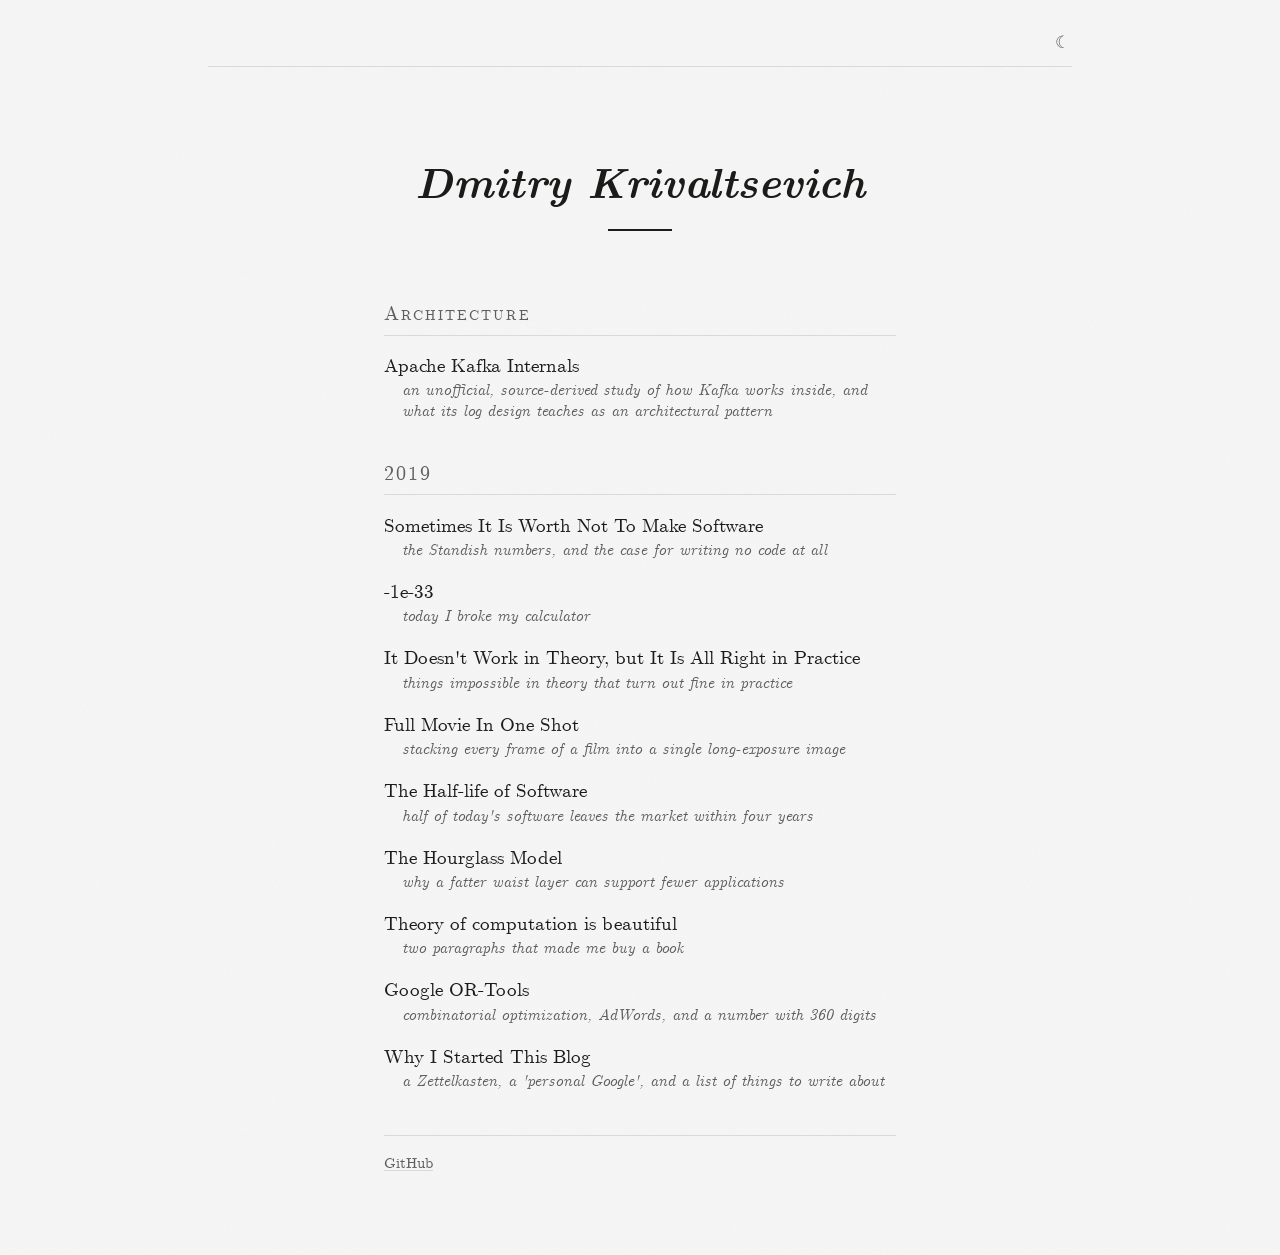
<file: index.html>
<!DOCTYPE html>
<html lang="en" data-theme="light">
<head>
<meta charset="utf-8">
<meta name="viewport" content="width=device-width, initial-scale=1">
<title>Dmitry Krivaltsevich</title>
<link rel="preload" as="font" type="font/woff" href="/assets/fonts/cmunrm.woff" crossorigin>
<link rel="stylesheet" href="/assets/theme.css">
<script defer src="/assets/app.js"></script>
</head>
<body>
<div class="page">
<header class="masthead">
  <div class="brand"></div>
  <button id="theme-toggle" aria-label="Switch to dark mode">☾</button>
</header>
<section class="hero">
  <h1>Dmitry Krivaltsevich</h1>
  <div class="rule"></div>
</section>
<div class="wall">
<div class="year-sep">Architecture</div>
<ul class="writings">
  <li><a class="t" href="/kafka-internals/">Apache Kafka Internals</a><span class="g">an unofficial, source-derived study of how Kafka works inside, and what its log design teaches as an architectural pattern</span></li>
</ul>
<div class="year-sep">2019</div>
<ul class="writings">
  <li><a class="t" href="/sometimes-it-is-worth-not-to-make-software/">Sometimes It Is Worth Not To Make Software</a><span class="g">the Standish numbers, and the case for writing no code at all</span></li>
  <li><a class="t" href="/-1e-33/">-1e-33</a><span class="g">today I broke my calculator</span></li>
  <li><a class="t" href="/theory-vs-practice/">It Doesn't Work in Theory, but It Is All Right in Practice</a><span class="g">things impossible in theory that turn out fine in practice</span></li>
  <li><a class="t" href="/full-movie-in-one-shot/">Full Movie In One Shot</a><span class="g">stacking every frame of a film into a single long-exposure image</span></li>
  <li><a class="t" href="/the-half-life-of-software/">The Half-life of Software</a><span class="g">half of today's software leaves the market within four years</span></li>
  <li><a class="t" href="/the-hourglass-model/">The Hourglass Model</a><span class="g">why a fatter waist layer can support fewer applications</span></li>
  <li><a class="t" href="/theory-of-computation-is-beautiful/">Theory of computation is beautiful</a><span class="g">two paragraphs that made me buy a book</span></li>
  <li><a class="t" href="/google-or-tools/">Google OR-Tools</a><span class="g">combinatorial optimization, AdWords, and a number with 360 digits</span></li>
  <li><a class="t" href="/why-i-started-this-blog/">Why I Started This Blog</a><span class="g">a Zettelkasten, a 'personal Google', and a list of things to write about</span></li>
</ul>
</div>
<footer class="home-foot"><a href="https://github.com/dmitrykrivaltsevich">GitHub</a></footer>
</div>
</body>
</html>
</file>
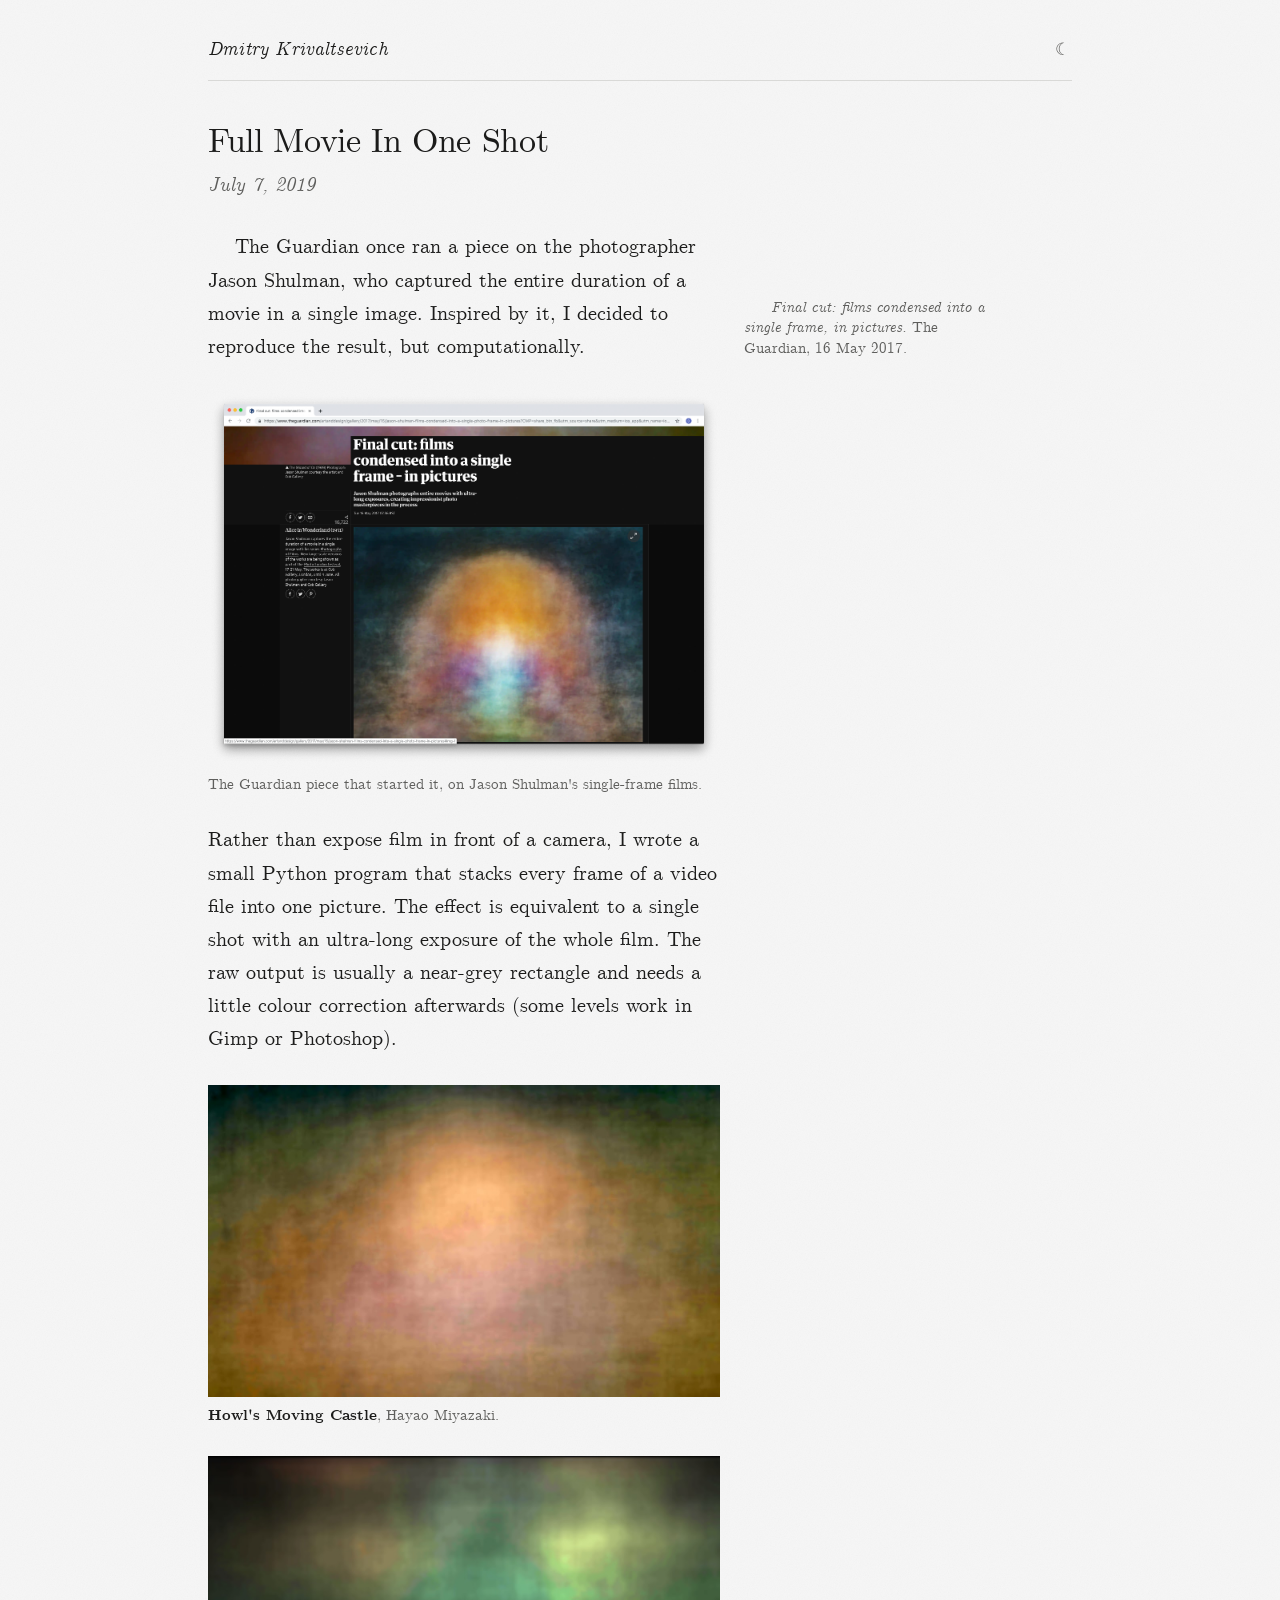
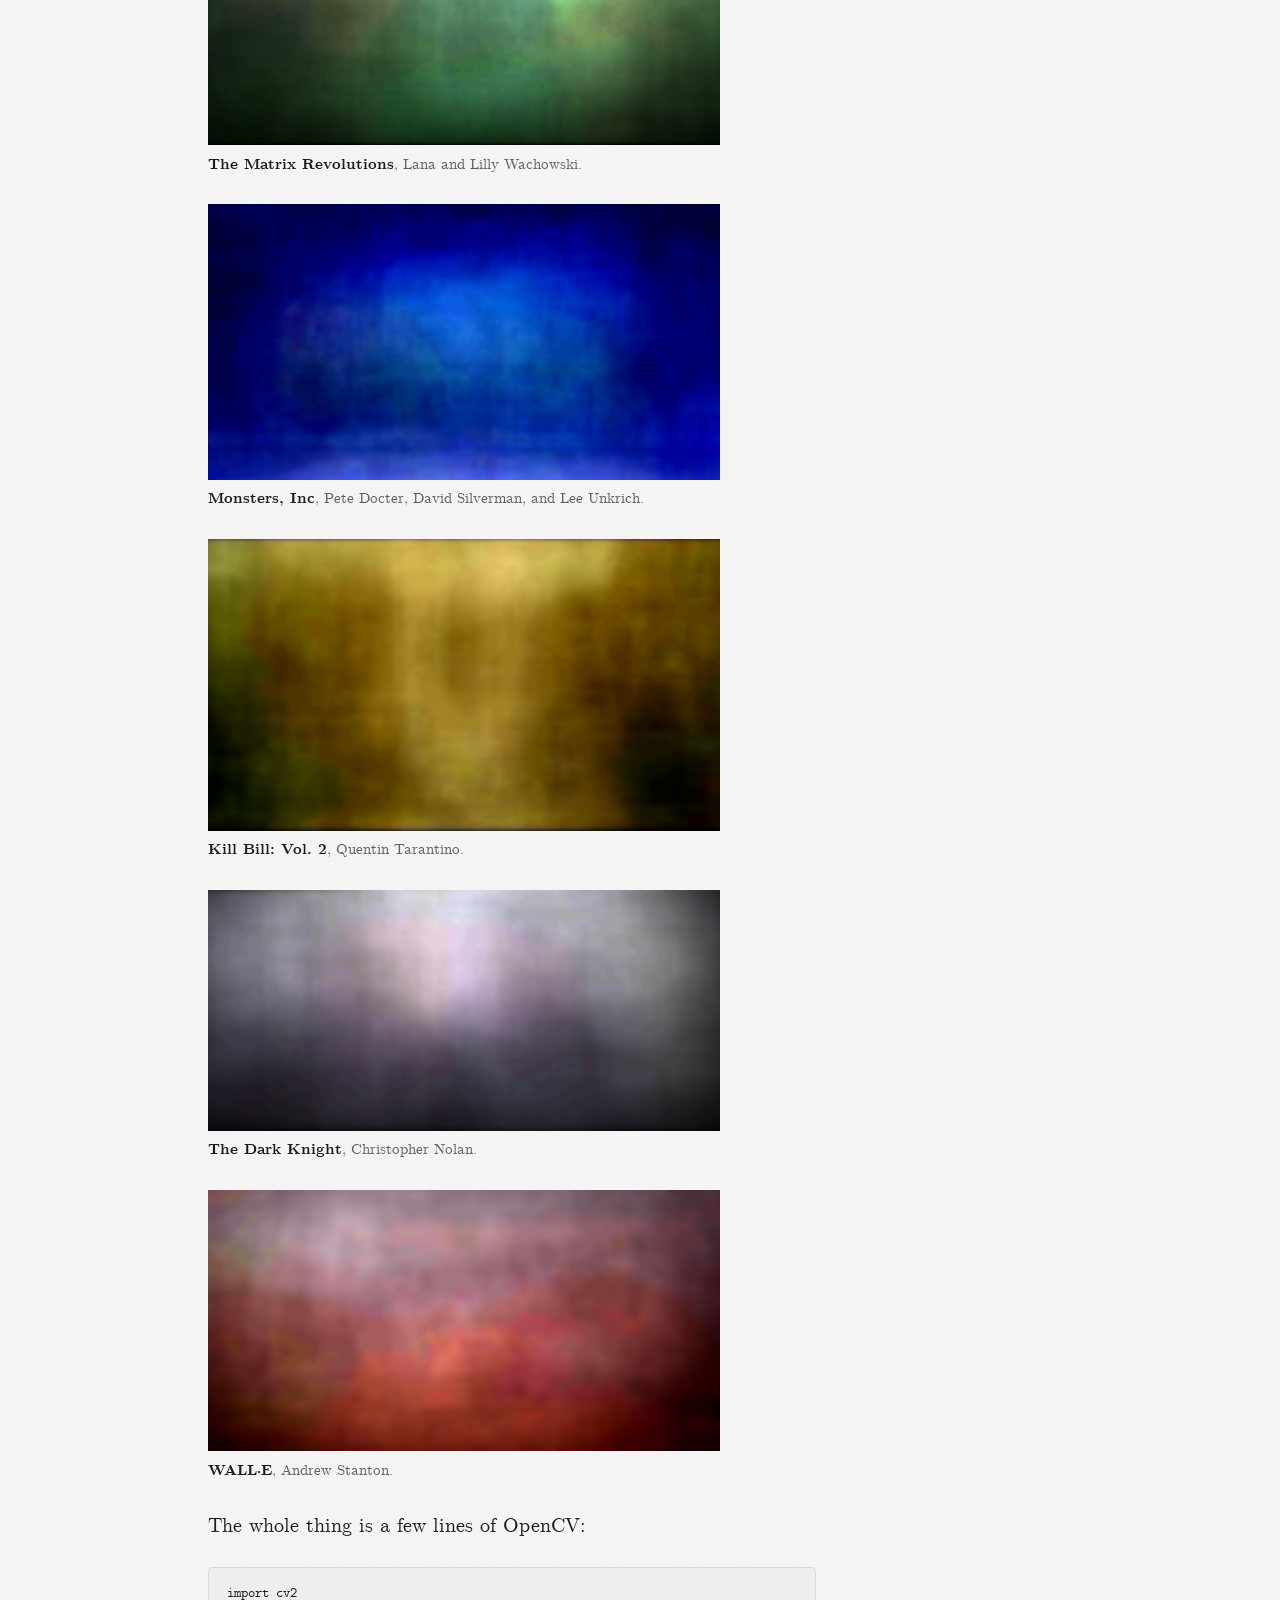
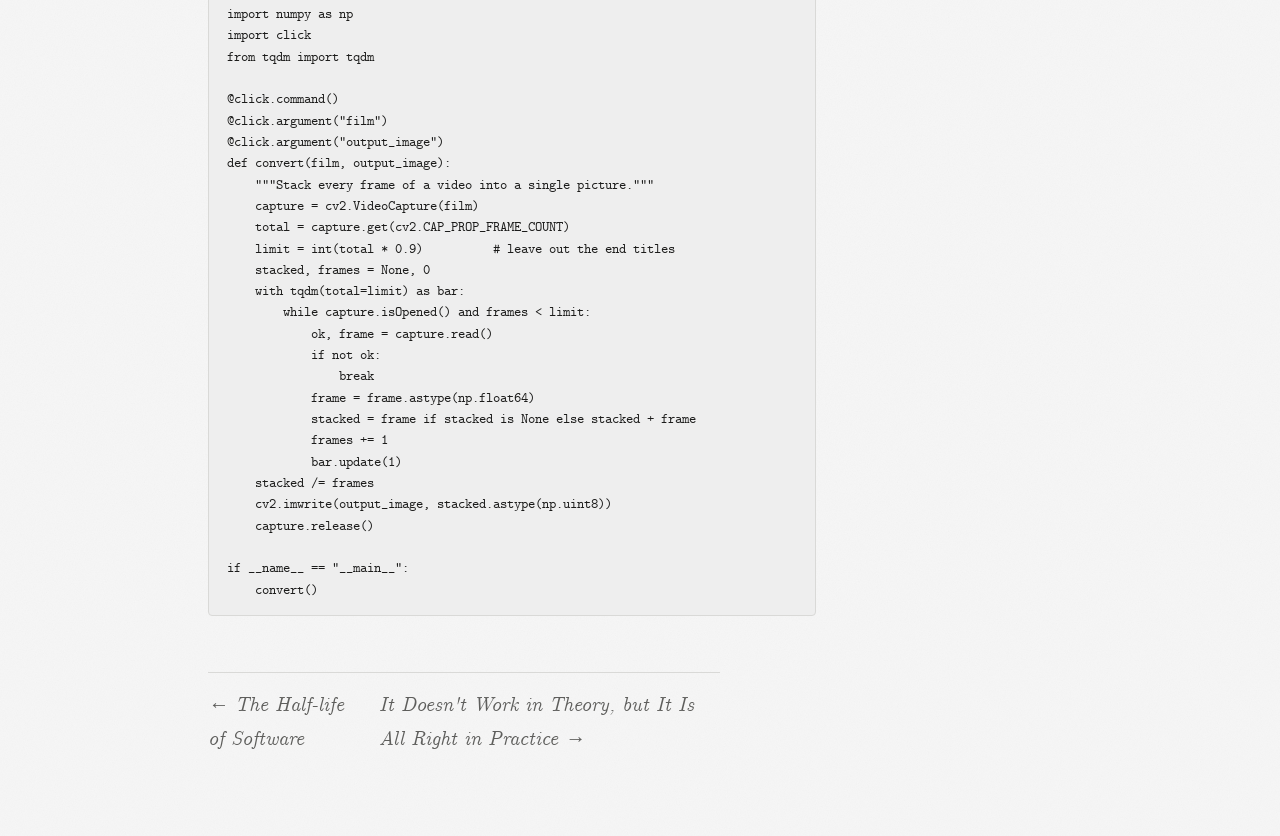
<file: full-movie-in-one-shot/index.html>
<!DOCTYPE html>
<html lang="en" data-theme="light">
<head>
<meta charset="utf-8">
<meta name="viewport" content="width=device-width, initial-scale=1">
<title>Full Movie In One Shot · Dmitry Krivaltsevich</title>
<meta name="description" content="stacking every frame of a film into a single long-exposure image">
<link rel="preload" as="font" type="font/woff" href="/assets/fonts/cmunrm.woff" crossorigin>
<link rel="stylesheet" href="/assets/theme.css">
<script defer src="/assets/app.js"></script>
</head>
<body>
<div class="page">
<header class="masthead">
  <div class="brand"><a href="/">Dmitry Krivaltsevich</a></div>
  <button id="theme-toggle" aria-label="Switch to dark mode">☾</button>
</header>
<article>
<h1>Full Movie In One Shot</h1>
<p class="post-meta">July 7, 2019</p>
<p>The Guardian once ran a piece on the photographer Jason Shulman, who captured the entire duration of a movie in a single image.<span class="sidenote"><em>Final cut: films condensed into a single frame, in pictures.</em> The Guardian, 16 May 2017.</span> Inspired by it, I decided to reproduce the result, but computationally.</p>
<figure>
  <img src="/assets/img/full-movie-guardian.png" alt="The Guardian gallery: Final cut, films condensed into a single frame.">
  <figcaption>The Guardian piece that started it, on Jason Shulman's single-frame films.</figcaption>
</figure>

<p>Rather than expose film in front of a camera, I wrote a small Python program that stacks every frame of a video file into one picture. The effect is equivalent to a single shot with an ultra-long exposure of the whole film. The raw output is usually a near-grey rectangle and needs a little colour correction afterwards (some levels work in Gimp or Photoshop).</p>
<figure>
  <img src="/assets/img/full-movie-howls.jpg" alt="Howl's Moving Castle, every frame stacked into one image.">
  <figcaption><strong>Howl's Moving Castle</strong>, Hayao Miyazaki.</figcaption>
</figure>

<figure>
  <img src="/assets/img/full-movie-matrix.jpg" alt="The Matrix Revolutions, every frame stacked into one image.">
  <figcaption><strong>The Matrix Revolutions</strong>, Lana and Lilly Wachowski.</figcaption>
</figure>

<figure>
  <img src="/assets/img/full-movie-monsters.jpg" alt="Monsters, Inc, every frame stacked into one image.">
  <figcaption><strong>Monsters, Inc</strong>, Pete Docter, David Silverman, and Lee Unkrich.</figcaption>
</figure>

<figure>
  <img src="/assets/img/full-movie-killbill.jpg" alt="Kill Bill: Vol. 2, every frame stacked into one image.">
  <figcaption><strong>Kill Bill: Vol. 2</strong>, Quentin Tarantino.</figcaption>
</figure>

<figure>
  <img src="/assets/img/full-movie-darkknight.jpg" alt="The Dark Knight, every frame stacked into one image.">
  <figcaption><strong>The Dark Knight</strong>, Christopher Nolan.</figcaption>
</figure>

<figure>
  <img src="/assets/img/full-movie-walle.jpg" alt="WALL-E, every frame stacked into one image.">
  <figcaption><strong>WALL·E</strong>, Andrew Stanton.</figcaption>
</figure>

<p>The whole thing is a few lines of OpenCV:</p>
<pre><code class="language-python">import cv2
import numpy as np
import click
from tqdm import tqdm

@click.command()
@click.argument(&quot;film&quot;)
@click.argument(&quot;output_image&quot;)
def convert(film, output_image):
    &quot;&quot;&quot;Stack every frame of a video into a single picture.&quot;&quot;&quot;
    capture = cv2.VideoCapture(film)
    total = capture.get(cv2.CAP_PROP_FRAME_COUNT)
    limit = int(total * 0.9)          # leave out the end titles
    stacked, frames = None, 0
    with tqdm(total=limit) as bar:
        while capture.isOpened() and frames &lt; limit:
            ok, frame = capture.read()
            if not ok:
                break
            frame = frame.astype(np.float64)
            stacked = frame if stacked is None else stacked + frame
            frames += 1
            bar.update(1)
    stacked /= frames
    cv2.imwrite(output_image, stacked.astype(np.uint8))
    capture.release()

if __name__ == &quot;__main__&quot;:
    convert()
</code></pre>

<nav class="page-nav">
  <a class="prev" href="/the-half-life-of-software/">← The Half-life of Software</a>
  <a class="next" href="/theory-vs-practice/">It Doesn't Work in Theory, but It Is All Right in Practice →</a>
</nav>
</article>
</div>
</body>
</html>
</file>
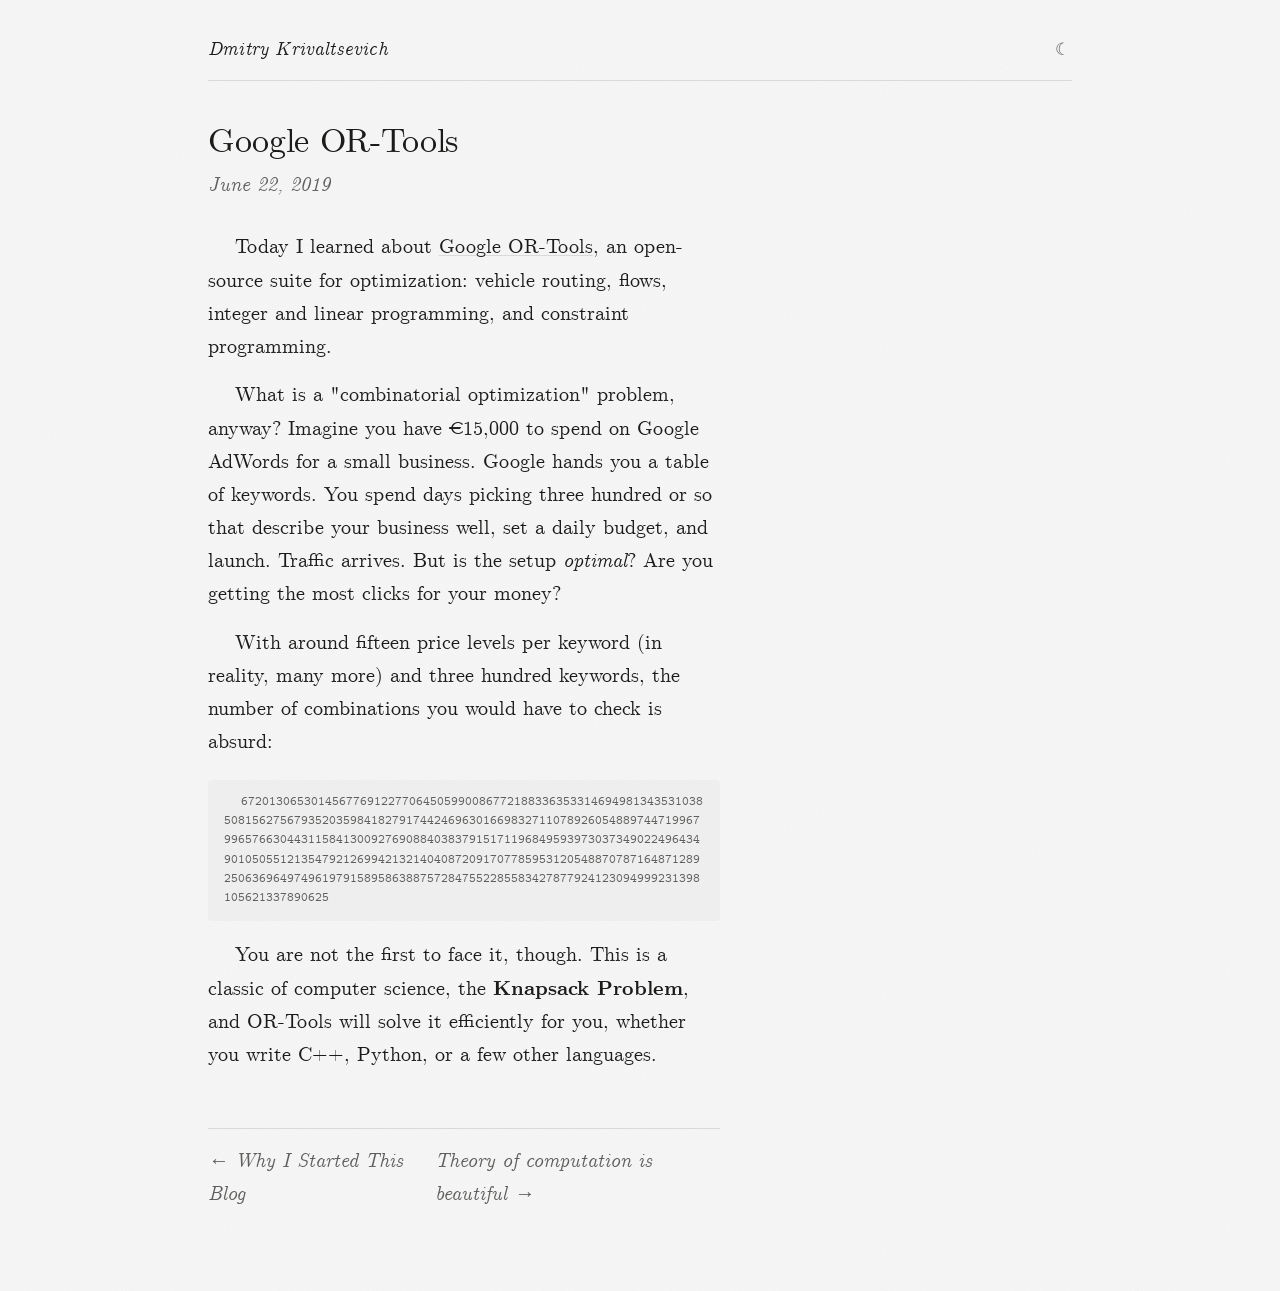
<file: google-or-tools/index.html>
<!DOCTYPE html>
<html lang="en" data-theme="light">
<head>
<meta charset="utf-8">
<meta name="viewport" content="width=device-width, initial-scale=1">
<title>Google OR-Tools · Dmitry Krivaltsevich</title>
<meta name="description" content="combinatorial optimization, AdWords, and a number with 360 digits">
<link rel="preload" as="font" type="font/woff" href="/assets/fonts/cmunrm.woff" crossorigin>
<link rel="stylesheet" href="/assets/theme.css">
<script defer src="/assets/app.js"></script>
</head>
<body>
<div class="page">
<header class="masthead">
  <div class="brand"><a href="/">Dmitry Krivaltsevich</a></div>
  <button id="theme-toggle" aria-label="Switch to dark mode">☾</button>
</header>
<article>
<h1>Google OR-Tools</h1>
<p class="post-meta">June 22, 2019</p>
<p>Today I learned about <a href="https://developers.google.com/optimization">Google OR-Tools</a>, an open-source suite for optimization: vehicle routing, flows, integer and linear programming, and constraint programming.</p>
<p>What is a &quot;combinatorial optimization&quot; problem, anyway? Imagine you have €15,000 to spend on Google AdWords for a small business. Google hands you a table of keywords. You spend days picking three hundred or so that describe your business well, set a daily budget, and launch. Traffic arrives. But is the setup <em>optimal</em>? Are you getting the most clicks for your money?</p>
<p>With around fifteen price levels per keyword (in reality, many more) and three hundred keywords, the number of combinations you would have to check is absurd:</p>
<p class="bignum">[base64]</p>

<p>You are not the first to face it, though. This is a classic of computer science, the <strong>Knapsack Problem</strong>, and OR-Tools will solve it efficiently for you, whether you write C++, Python, or a few other languages.</p>

<nav class="page-nav">
  <a class="prev" href="/why-i-started-this-blog/">← Why I Started This Blog</a>
  <a class="next" href="/theory-of-computation-is-beautiful/">Theory of computation is beautiful →</a>
</nav>
</article>
</div>
</body>
</html>
</file>
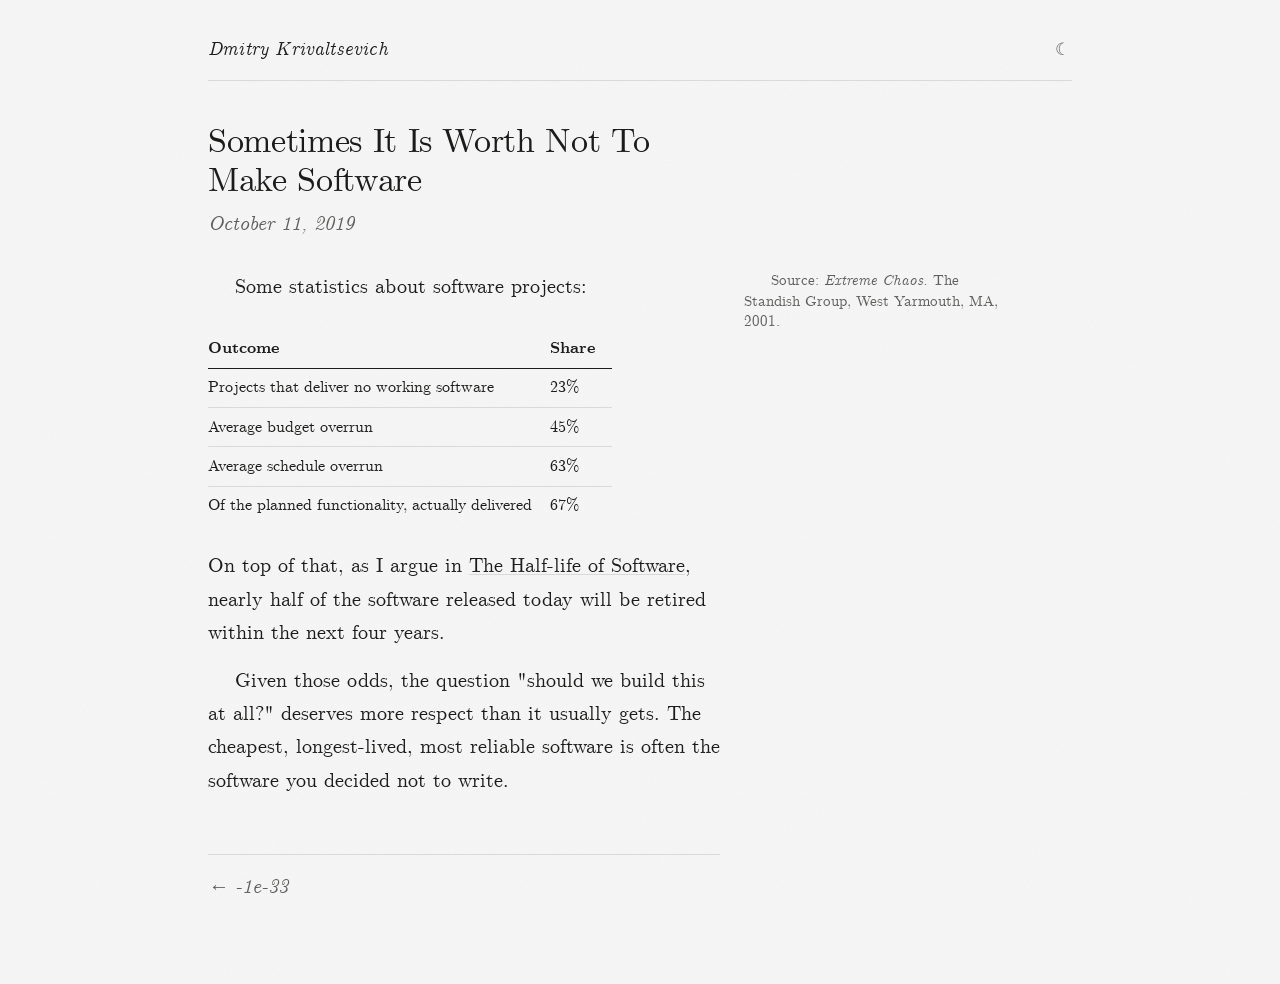
<file: sometimes-it-is-worth-not-to-make-software/index.html>
<!DOCTYPE html>
<html lang="en" data-theme="light">
<head>
<meta charset="utf-8">
<meta name="viewport" content="width=device-width, initial-scale=1">
<title>Sometimes It Is Worth Not To Make Software · Dmitry Krivaltsevich</title>
<meta name="description" content="the Standish numbers, and the case for writing no code at all">
<link rel="preload" as="font" type="font/woff" href="/assets/fonts/cmunrm.woff" crossorigin>
<link rel="stylesheet" href="/assets/theme.css">
<script defer src="/assets/app.js"></script>
</head>
<body>
<div class="page">
<header class="masthead">
  <div class="brand"><a href="/">Dmitry Krivaltsevich</a></div>
  <button id="theme-toggle" aria-label="Switch to dark mode">☾</button>
</header>
<article>
<h1>Sometimes It Is Worth Not To Make Software</h1>
<p class="post-meta">October 11, 2019</p>
<p>Some statistics about software projects:<span class="sidenote">Source: <em>Extreme Chaos.</em> The Standish Group, West Yarmouth, MA, 2001.</span></p>
<table>
<thead>
<tr>
<th>Outcome</th>
<th>Share</th>
</tr>
</thead>
<tbody><tr>
<td>Projects that deliver no working software</td>
<td>23%</td>
</tr>
<tr>
<td>Average budget overrun</td>
<td>45%</td>
</tr>
<tr>
<td>Average schedule overrun</td>
<td>63%</td>
</tr>
<tr>
<td>Of the planned functionality, actually delivered</td>
<td>67%</td>
</tr>
</tbody></table>
<p>On top of that, as I argue in <a href="/the-half-life-of-software/">The Half-life of Software</a>, nearly half of the software released today will be retired within the next four years.</p>
<p>Given those odds, the question &quot;should we build this at all?&quot; deserves more respect than it usually gets. The cheapest, longest-lived, most reliable software is often the software you decided not to write.</p>

<nav class="page-nav">
  <a class="prev" href="/-1e-33/">← -1e-33</a>
  <span></span>
</nav>
</article>
</div>
</body>
</html>
</file>
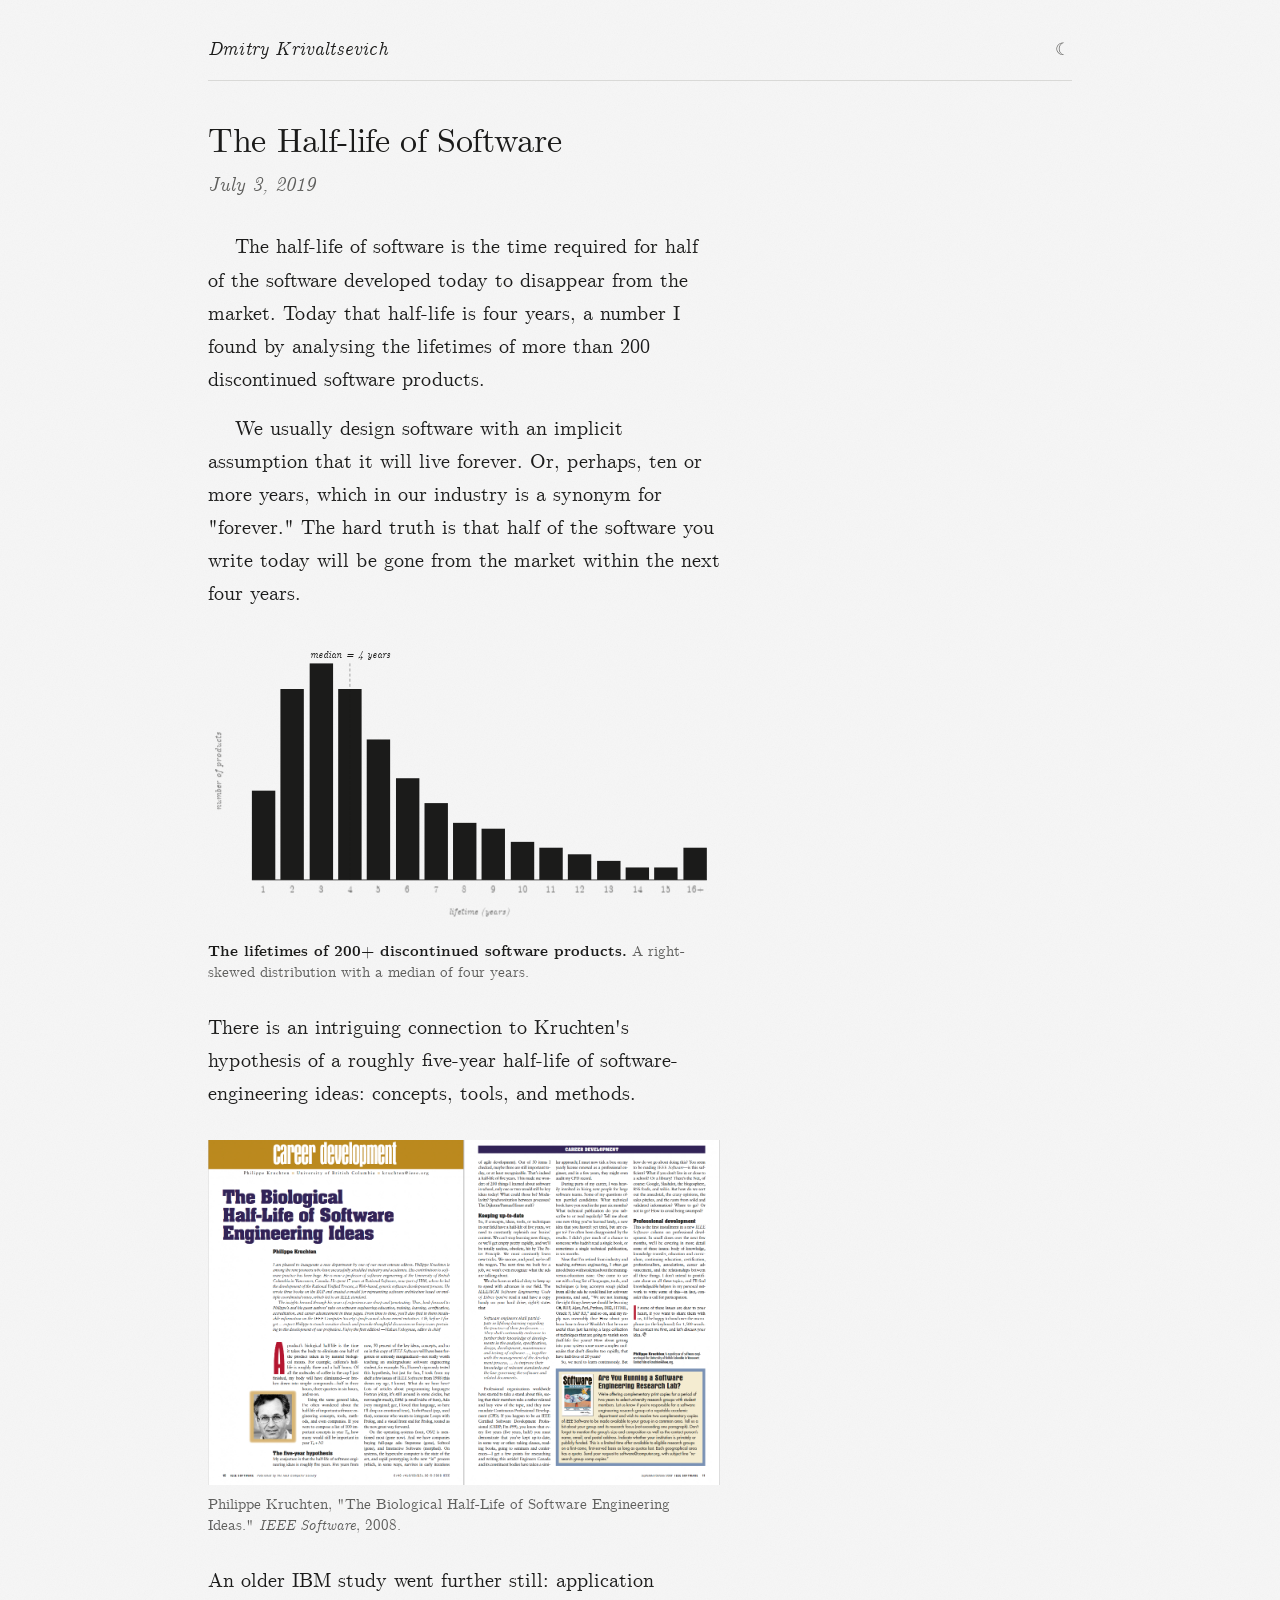
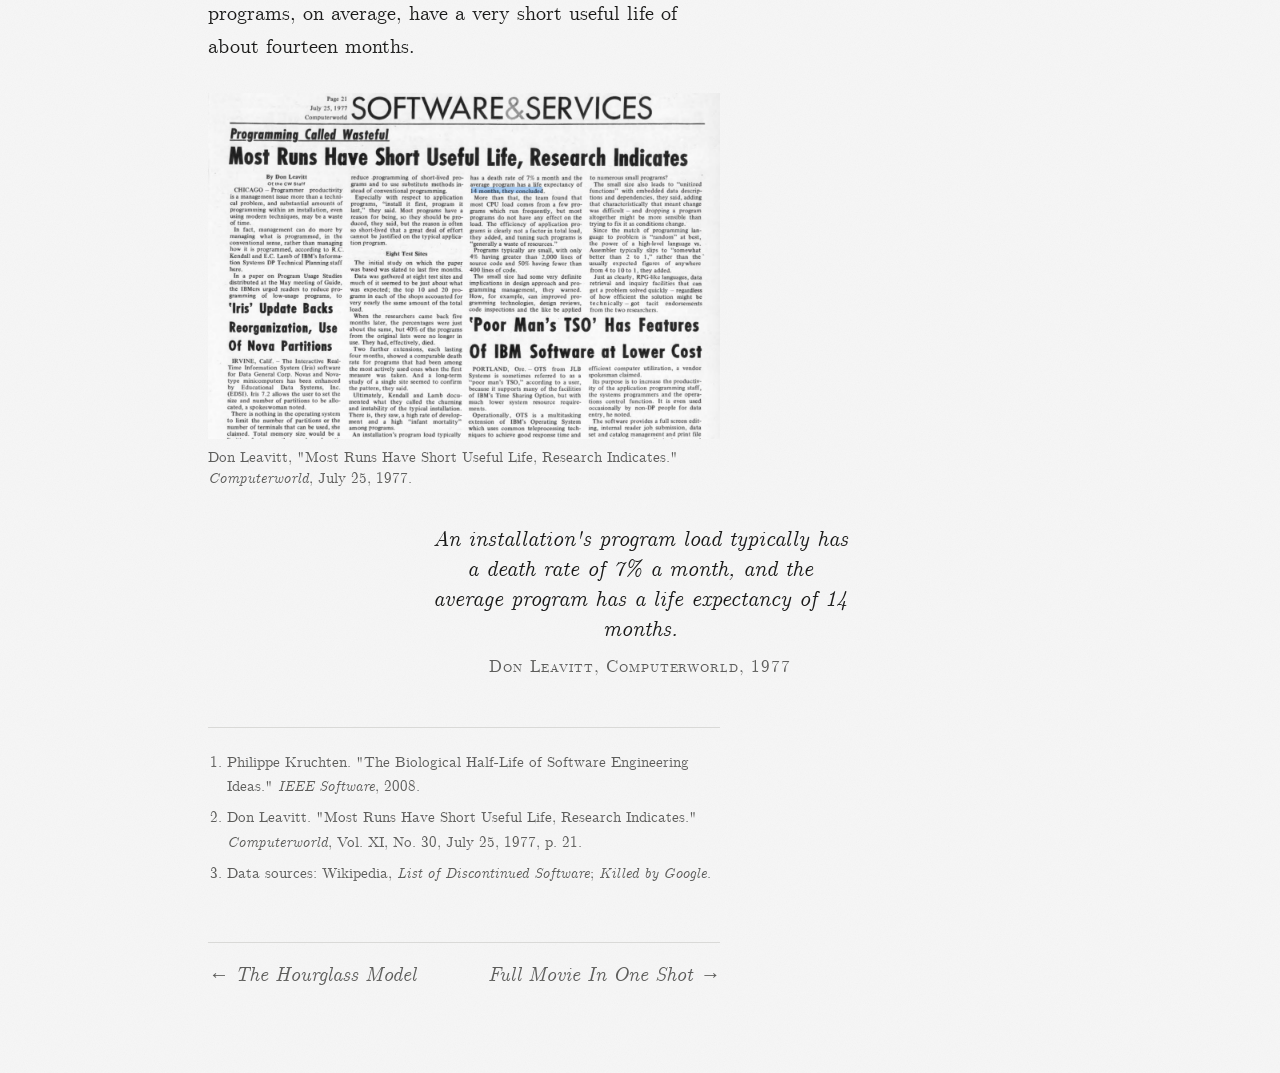
<file: the-half-life-of-software/index.html>
<!DOCTYPE html>
<html lang="en" data-theme="light">
<head>
<meta charset="utf-8">
<meta name="viewport" content="width=device-width, initial-scale=1">
<title>The Half-life of Software · Dmitry Krivaltsevich</title>
<meta name="description" content="half of today's software leaves the market within four years">
<link rel="preload" as="font" type="font/woff" href="/assets/fonts/cmunrm.woff" crossorigin>
<link rel="stylesheet" href="/assets/theme.css">
<script defer src="/assets/app.js"></script>
</head>
<body>
<div class="page">
<header class="masthead">
  <div class="brand"><a href="/">Dmitry Krivaltsevich</a></div>
  <button id="theme-toggle" aria-label="Switch to dark mode">☾</button>
</header>
<article>
<h1>The Half-life of Software</h1>
<p class="post-meta">July 3, 2019</p>
<p>The half-life of software is the time required for half of the software developed today to disappear from the market. Today that half-life is four years, a number I found by analysing the lifetimes of more than 200 discontinued software products.</p>
<p>We usually design software with an implicit assumption that it will live forever. Or, perhaps, ten or more years, which in our industry is a synonym for &quot;forever.&quot; The hard truth is that half of the software you write today will be gone from the market within the next four years.</p>
<figure>
<svg viewBox="0 0 700 384" role="img" aria-label="Histogram of the lifetimes of 200+ discontinued software products: right-skewed, with a median of four years." font-family="'CMU Serif', Georgia, serif" style="max-width:100%;height:auto">
  <g fill="currentColor">
    <rect x="60" y="206" width="32" height="122"/><rect x="99" y="67" width="32" height="261"/><rect x="139" y="32" width="32" height="296"/><rect x="178" y="67" width="32" height="261"/><rect x="217" y="136" width="32" height="192"/><rect x="257" y="189" width="32" height="139"/><rect x="296" y="223" width="32" height="105"/><rect x="335" y="250" width="32" height="78"/><rect x="374" y="258" width="32" height="70"/><rect x="414" y="276" width="32" height="52"/><rect x="453" y="284" width="32" height="44"/><rect x="492" y="293" width="32" height="35"/><rect x="532" y="302" width="32" height="26"/><rect x="571" y="311" width="32" height="17"/><rect x="610" y="311" width="32" height="17"/><rect x="650" y="284" width="32" height="44"/>
  </g>
  <line x1="60" y1="328" x2="682" y2="328" stroke="currentColor"/>
  <line x1="194" y1="32" x2="194" y2="328" stroke="currentColor" stroke-dasharray="4 3" opacity="0.5"/>
  <text x="194" y="24" text-anchor="middle" font-style="italic" font-size="13" fill="currentColor">median = 4 years</text>
  <g fill="currentColor" opacity="0.55" font-size="12">
    <text x="76" y="345" text-anchor="middle">1</text><text x="115" y="345" text-anchor="middle">2</text><text x="155" y="345" text-anchor="middle">3</text><text x="194" y="345" text-anchor="middle">4</text><text x="233" y="345" text-anchor="middle">5</text><text x="273" y="345" text-anchor="middle">6</text><text x="312" y="345" text-anchor="middle">7</text><text x="351" y="345" text-anchor="middle">8</text><text x="390" y="345" text-anchor="middle">9</text><text x="430" y="345" text-anchor="middle">10</text><text x="469" y="345" text-anchor="middle">11</text><text x="508" y="345" text-anchor="middle">12</text><text x="548" y="345" text-anchor="middle">13</text><text x="587" y="345" text-anchor="middle">14</text><text x="626" y="345" text-anchor="middle">15</text><text x="666" y="345" text-anchor="middle">16+</text>
    <text x="371" y="375" text-anchor="middle" font-style="italic">lifetime (years)</text>
    <text x="18" y="180" text-anchor="middle" font-style="italic" transform="rotate(-90 18 180)">number of products</text>
  </g>
</svg>
<figcaption><strong>The lifetimes of 200+ discontinued software products.</strong> A right-skewed distribution with a median of four years.</figcaption>
</figure>

<p>There is an intriguing connection to Kruchten&#39;s hypothesis of a roughly five-year half-life of software-engineering ideas: concepts, tools, and methods.</p>
<figure>
  <img src="/assets/img/kruchten-half-life-ideas.png" alt="Philippe Kruchten, The Biological Half-Life of Software Engineering Ideas, IEEE Software 2008.">
  <figcaption>Philippe Kruchten, "The Biological Half-Life of Software Engineering Ideas." <em>IEEE Software</em>, 2008.</figcaption>
</figure>

<p>An older IBM study went further still: application programs, on average, have a very short useful life of about fourteen months.</p>
<figure>
  <img src="/assets/img/leavitt-computerworld-1977.png" alt="Don Leavitt, Most Runs Have Short Useful Life, Research Indicates, Computerworld 1977.">
  <figcaption>Don Leavitt, "Most Runs Have Short Useful Life, Research Indicates." <em>Computerworld</em>, July 25, 1977.</figcaption>
</figure>

<p class="pullquote">An installation's program load typically has a death rate of 7% a month, and the average program has a life expectancy of 14 months.<cite>Don Leavitt, Computerworld, 1977</cite></p>

<div class="refs">
<ol>
<li>Philippe Kruchten. "The Biological Half-Life of Software Engineering Ideas." <em>IEEE Software</em>, 2008.</li>
<li>Don Leavitt. "Most Runs Have Short Useful Life, Research Indicates." <em>Computerworld</em>, Vol. XI, No. 30, July 25, 1977, p. 21.</li>
<li>Data sources: Wikipedia, <em>List of Discontinued Software</em>; <em>Killed by Google</em>.</li>
</ol>
</div>

<nav class="page-nav">
  <a class="prev" href="/the-hourglass-model/">← The Hourglass Model</a>
  <a class="next" href="/full-movie-in-one-shot/">Full Movie In One Shot →</a>
</nav>
</article>
</div>
</body>
</html>
</file>
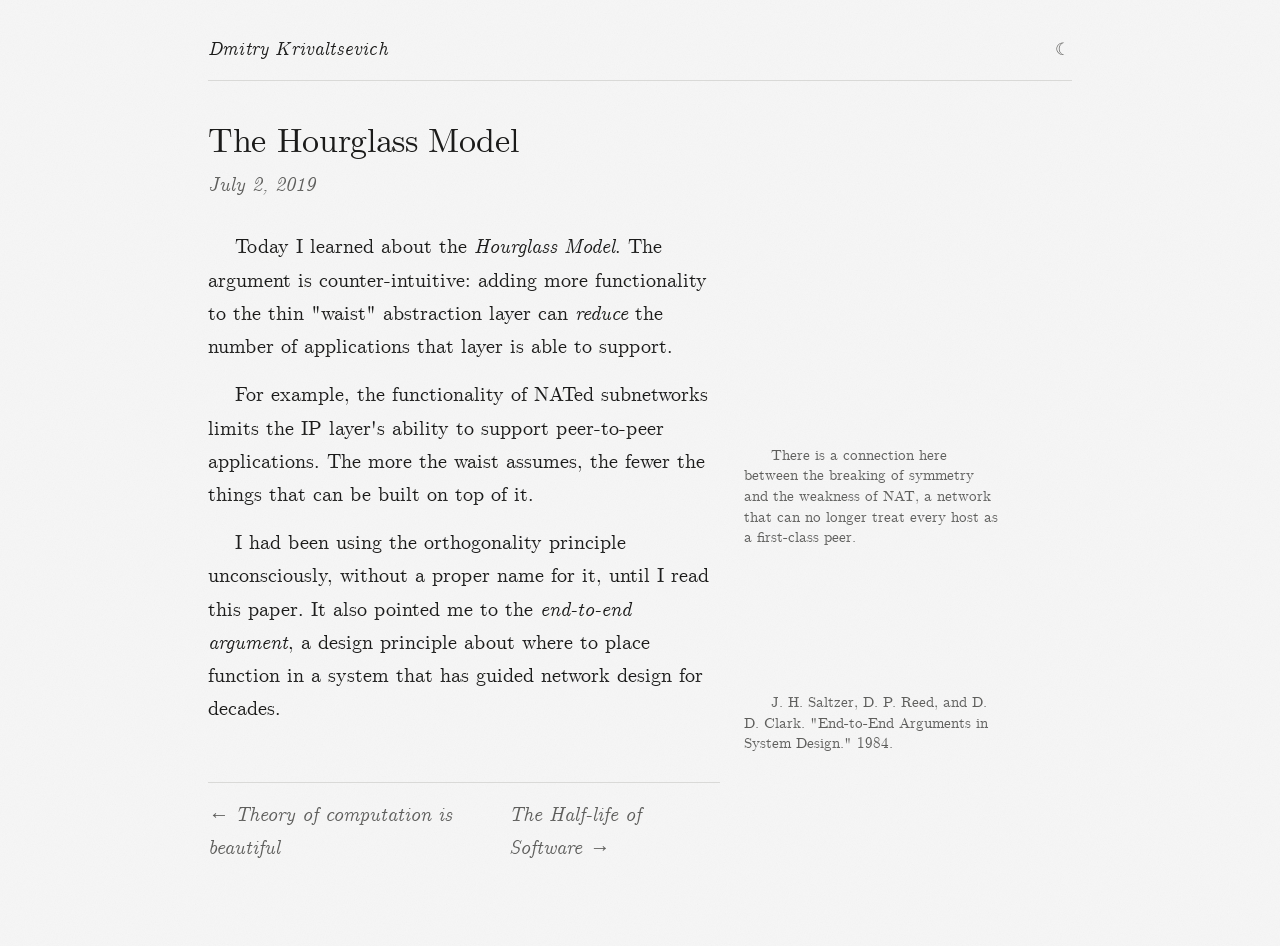
<file: the-hourglass-model/index.html>
<!DOCTYPE html>
<html lang="en" data-theme="light">
<head>
<meta charset="utf-8">
<meta name="viewport" content="width=device-width, initial-scale=1">
<title>The Hourglass Model · Dmitry Krivaltsevich</title>
<meta name="description" content="why a fatter waist layer can support fewer applications">
<link rel="preload" as="font" type="font/woff" href="/assets/fonts/cmunrm.woff" crossorigin>
<link rel="stylesheet" href="/assets/theme.css">
<script defer src="/assets/app.js"></script>
</head>
<body>
<div class="page">
<header class="masthead">
  <div class="brand"><a href="/">Dmitry Krivaltsevich</a></div>
  <button id="theme-toggle" aria-label="Switch to dark mode">☾</button>
</header>
<article>
<h1>The Hourglass Model</h1>
<p class="post-meta">July 2, 2019</p>
<p>Today I learned about the <em>Hourglass Model</em>. The argument is counter-intuitive: adding more functionality to the thin &quot;waist&quot; abstraction layer can <em>reduce</em> the number of applications that layer is able to support.</p>
<p>For example, the functionality of NATed subnetworks limits the IP layer&#39;s ability to support peer-to-peer applications.<span class="sidenote">There is a connection here between the breaking of symmetry and the weakness of NAT, a network that can no longer treat every host as a first-class peer.</span> The more the waist assumes, the fewer the things that can be built on top of it.</p>
<p>I had been using the orthogonality principle unconsciously, without a proper name for it, until I read this paper. It also pointed me to the <em>end-to-end argument</em>, a design principle about where to place function in a system that has guided network design for decades.<span class="sidenote">J. H. Saltzer, D. P. Reed, and D. D. Clark. &quot;End-to-End Arguments in System Design.&quot; 1984.</span></p>

<nav class="page-nav">
  <a class="prev" href="/theory-of-computation-is-beautiful/">← Theory of computation is beautiful</a>
  <a class="next" href="/the-half-life-of-software/">The Half-life of Software →</a>
</nav>
</article>
</div>
</body>
</html>
</file>
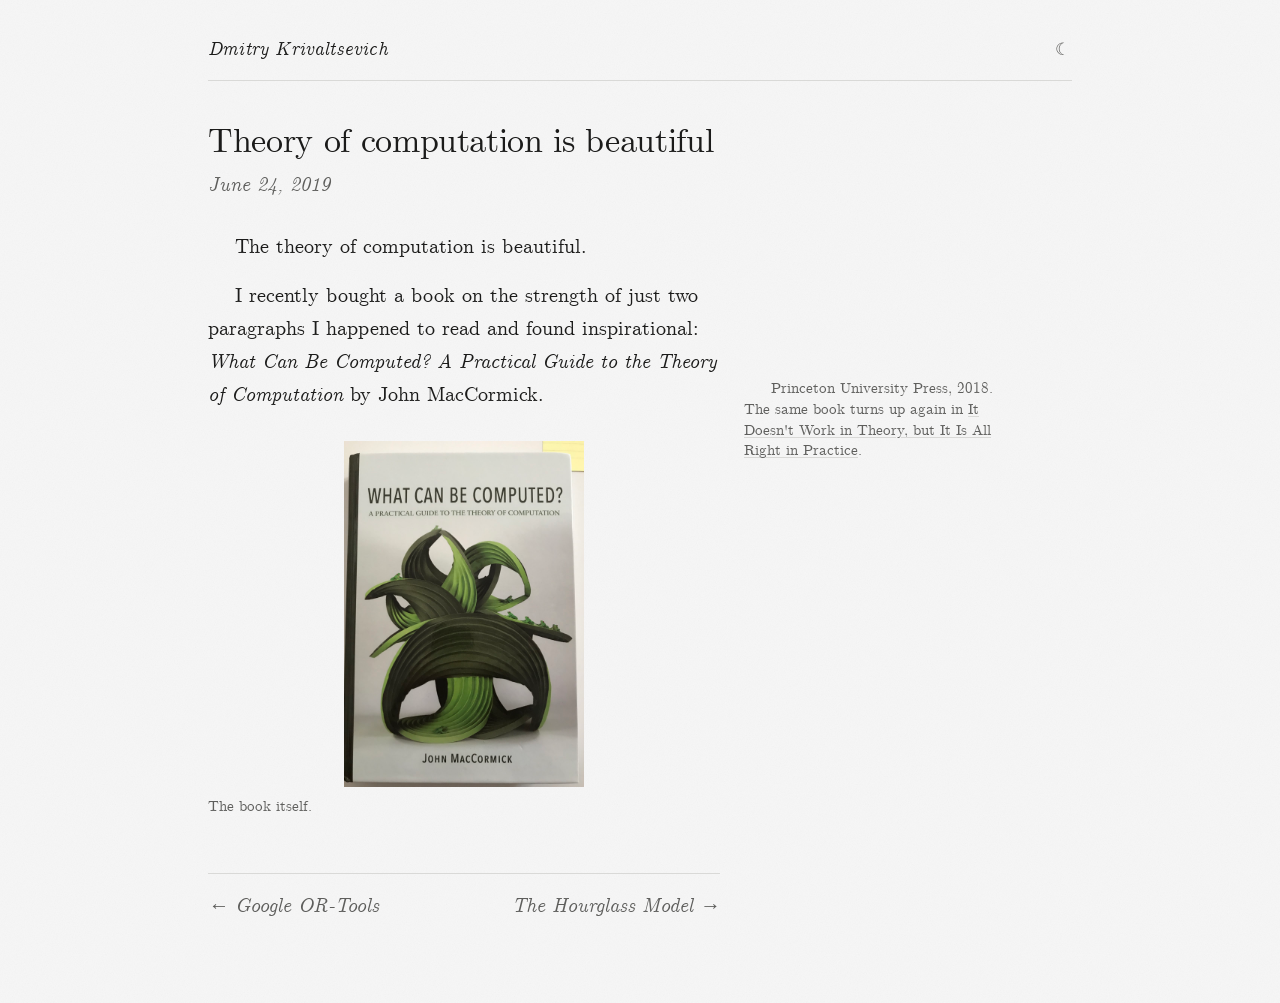
<file: theory-of-computation-is-beautiful/index.html>
<!DOCTYPE html>
<html lang="en" data-theme="light">
<head>
<meta charset="utf-8">
<meta name="viewport" content="width=device-width, initial-scale=1">
<title>Theory of computation is beautiful · Dmitry Krivaltsevich</title>
<meta name="description" content="two paragraphs that made me buy a book">
<link rel="preload" as="font" type="font/woff" href="/assets/fonts/cmunrm.woff" crossorigin>
<link rel="stylesheet" href="/assets/theme.css">
<script defer src="/assets/app.js"></script>
</head>
<body>
<div class="page">
<header class="masthead">
  <div class="brand"><a href="/">Dmitry Krivaltsevich</a></div>
  <button id="theme-toggle" aria-label="Switch to dark mode">☾</button>
</header>
<article>
<h1>Theory of computation is beautiful</h1>
<p class="post-meta">June 24, 2019</p>
<p>The theory of computation is beautiful.</p>
<p>I recently bought a book on the strength of just two paragraphs I happened to read and found inspirational: <em>What Can Be Computed? A Practical Guide to the Theory of Computation</em> by John MacCormick.<span class="sidenote">Princeton University Press, 2018. The same book turns up again in <a href="/theory-vs-practice/">It Doesn&#39;t Work in Theory, but It Is All Right in Practice</a>.</span></p>
<figure class="portrait">
  <img src="/assets/img/what-can-be-computed.jpg" alt="The book What Can Be Computed? by John MacCormick.">
  <figcaption>The book itself.</figcaption>
</figure>

<nav class="page-nav">
  <a class="prev" href="/google-or-tools/">← Google OR-Tools</a>
  <a class="next" href="/the-hourglass-model/">The Hourglass Model →</a>
</nav>
</article>
</div>
</body>
</html>
</file>
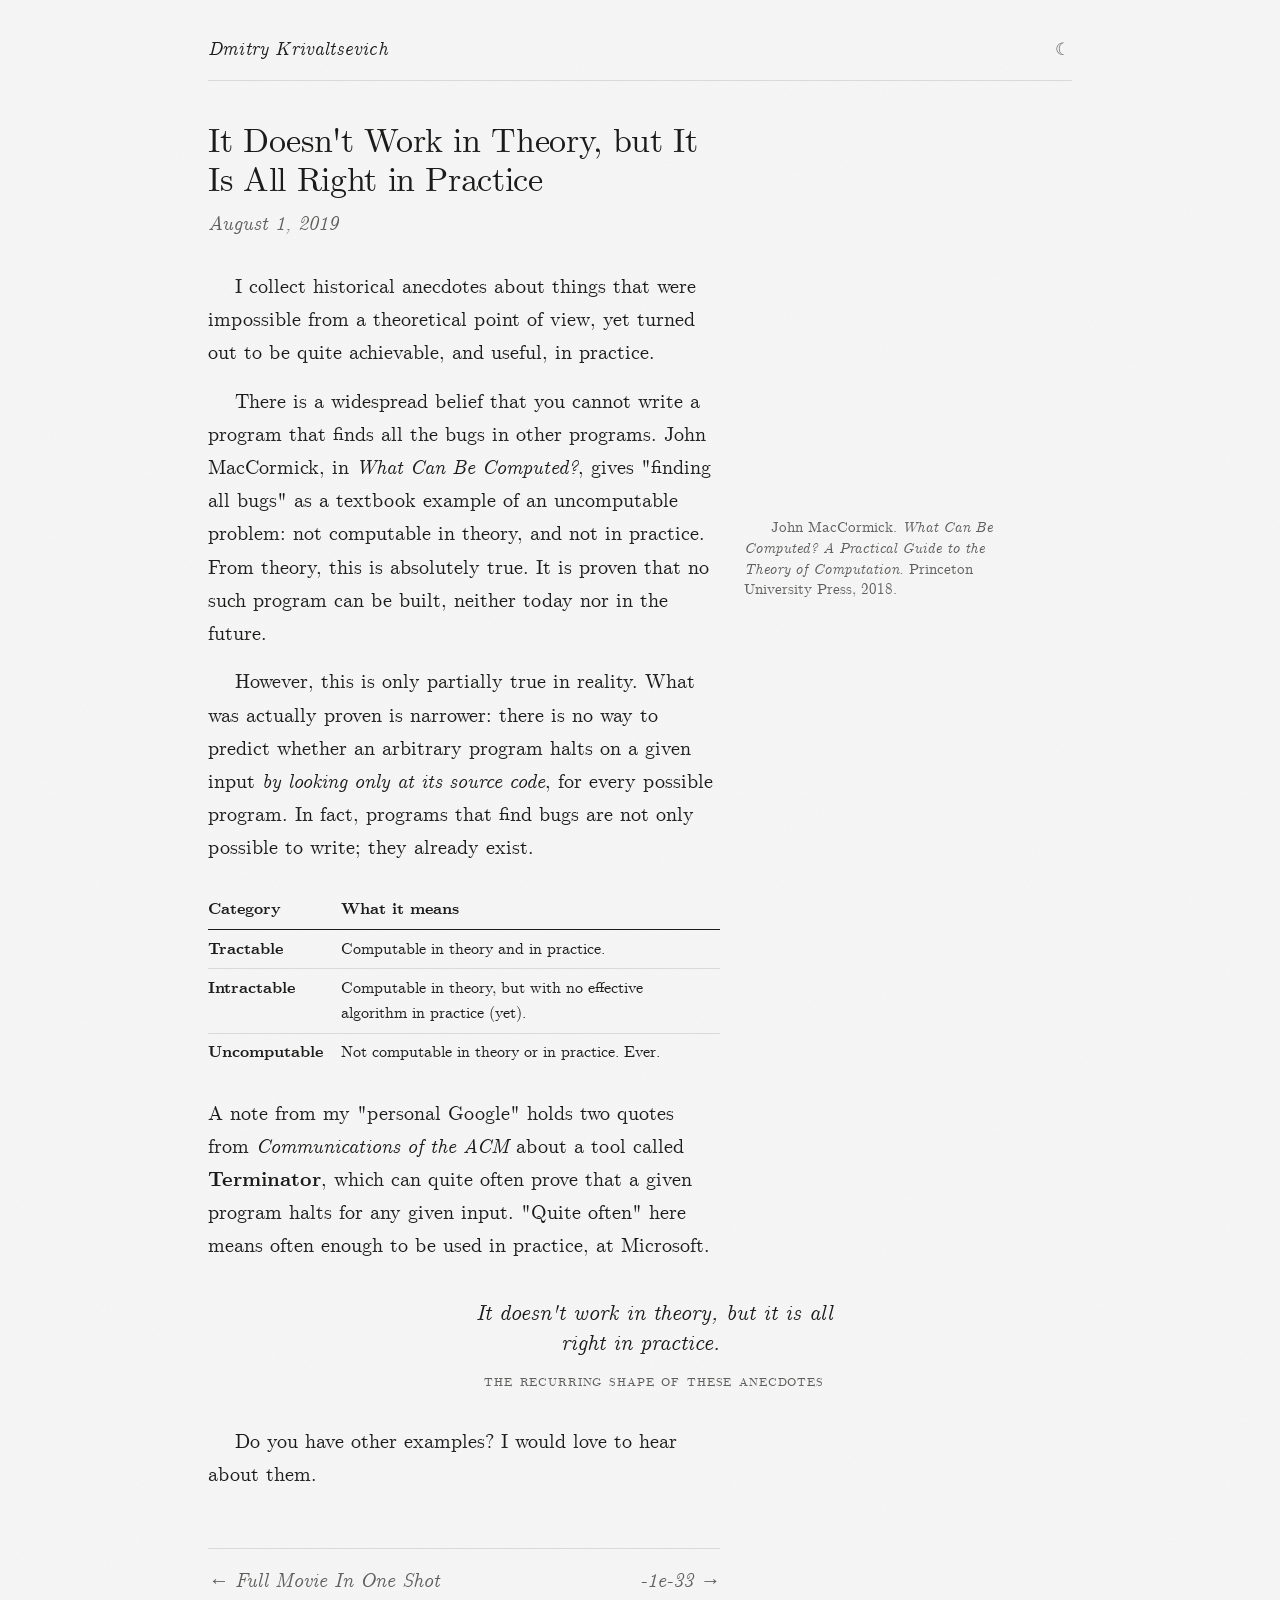
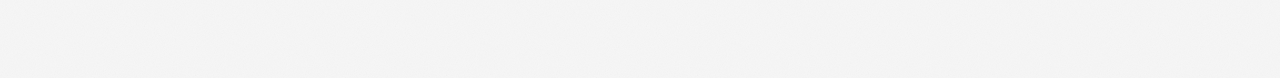
<file: theory-vs-practice/index.html>
<!DOCTYPE html>
<html lang="en" data-theme="light">
<head>
<meta charset="utf-8">
<meta name="viewport" content="width=device-width, initial-scale=1">
<title>It Doesn't Work in Theory, but It Is All Right in Practice · Dmitry Krivaltsevich</title>
<meta name="description" content="things impossible in theory that turn out fine in practice">
<link rel="preload" as="font" type="font/woff" href="/assets/fonts/cmunrm.woff" crossorigin>
<link rel="stylesheet" href="/assets/theme.css">
<script defer src="/assets/app.js"></script>
</head>
<body>
<div class="page">
<header class="masthead">
  <div class="brand"><a href="/">Dmitry Krivaltsevich</a></div>
  <button id="theme-toggle" aria-label="Switch to dark mode">☾</button>
</header>
<article>
<h1>It Doesn't Work in Theory, but It Is All Right in Practice</h1>
<p class="post-meta">August 1, 2019</p>
<p>I collect historical anecdotes about things that were impossible from a theoretical point of view, yet turned out to be quite achievable, and useful, in practice.</p>
<p>There is a widespread belief that you cannot write a program that finds all the bugs in other programs. John MacCormick, in <em>What Can Be Computed?</em>, gives &quot;finding all bugs&quot; as a textbook example of an uncomputable problem: not computable in theory, and not in practice.<span class="sidenote">John MacCormick. <em>What Can Be Computed? A Practical Guide to the Theory of Computation.</em> Princeton University Press, 2018.</span> From theory, this is absolutely true. It is proven that no such program can be built, neither today nor in the future.</p>
<p>However, this is only partially true in reality. What was actually proven is narrower: there is no way to predict whether an arbitrary program halts on a given input <em>by looking only at its source code</em>, for every possible program. In fact, programs that find bugs are not only possible to write; they already exist.</p>
<table>
<thead>
<tr>
<th>Category</th>
<th>What it means</th>
</tr>
</thead>
<tbody><tr>
<td><strong>Tractable</strong></td>
<td>Computable in theory and in practice.</td>
</tr>
<tr>
<td><strong>Intractable</strong></td>
<td>Computable in theory, but with no effective algorithm in practice (yet).</td>
</tr>
<tr>
<td><strong>Uncomputable</strong></td>
<td>Not computable in theory or in practice. Ever.</td>
</tr>
</tbody></table>
<p>A note from my &quot;personal Google&quot; holds two quotes from <em>Communications of the ACM</em> about a tool called <strong>Terminator</strong>, which can quite often prove that a given program halts for any given input. &quot;Quite often&quot; here means often enough to be used in practice, at Microsoft.</p>
<p class="pullquote">It doesn't work in theory, but it is all right in practice.<cite>the recurring shape of these anecdotes</cite></p>

<p>Do you have other examples? I would love to hear about them.</p>

<nav class="page-nav">
  <a class="prev" href="/full-movie-in-one-shot/">← Full Movie In One Shot</a>
  <a class="next" href="/-1e-33/">-1e-33 →</a>
</nav>
</article>
</div>
</body>
</html>
</file>
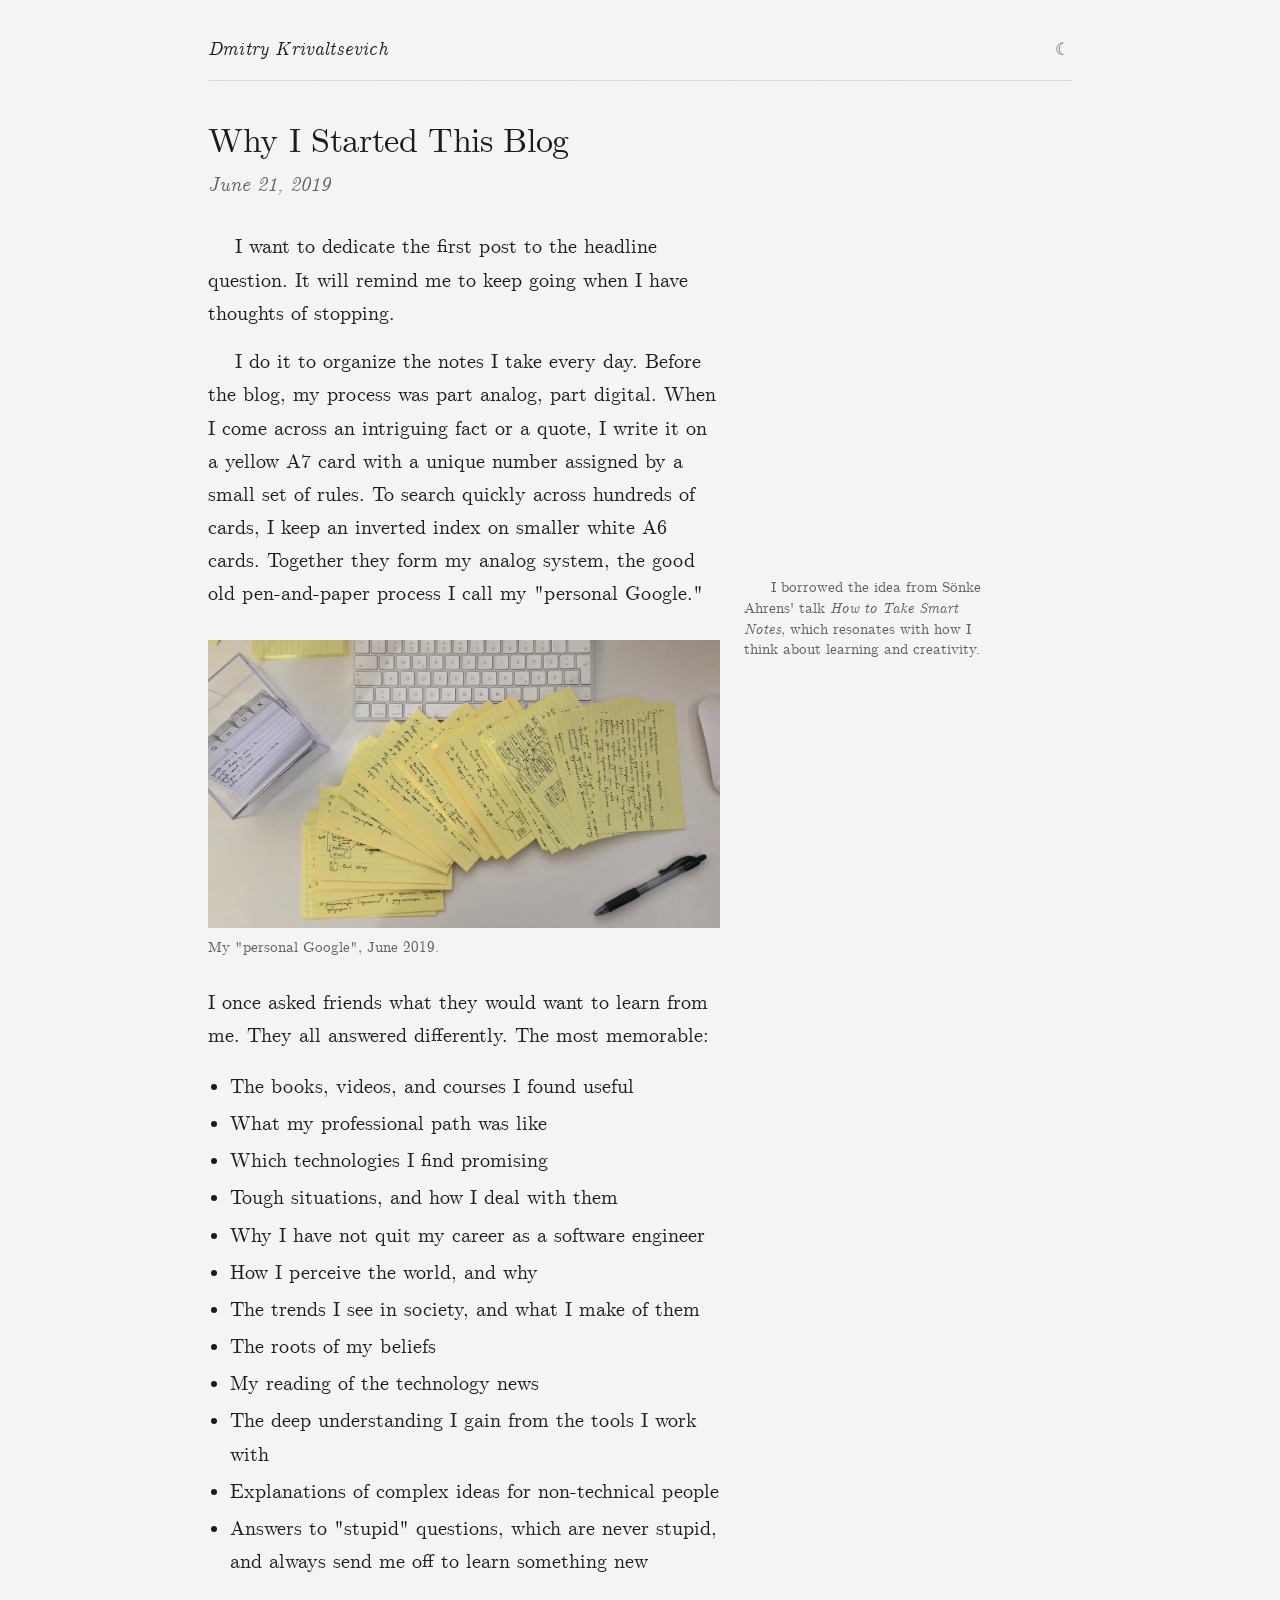
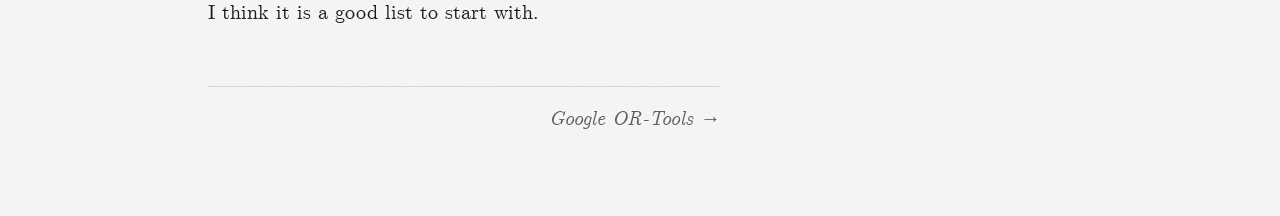
<file: why-i-started-this-blog/index.html>
<!DOCTYPE html>
<html lang="en" data-theme="light">
<head>
<meta charset="utf-8">
<meta name="viewport" content="width=device-width, initial-scale=1">
<title>Why I Started This Blog · Dmitry Krivaltsevich</title>
<meta name="description" content="a Zettelkasten, a 'personal Google', and a list of things to write about">
<link rel="preload" as="font" type="font/woff" href="/assets/fonts/cmunrm.woff" crossorigin>
<link rel="stylesheet" href="/assets/theme.css">
<script defer src="/assets/app.js"></script>
</head>
<body>
<div class="page">
<header class="masthead">
  <div class="brand"><a href="/">Dmitry Krivaltsevich</a></div>
  <button id="theme-toggle" aria-label="Switch to dark mode">☾</button>
</header>
<article>
<h1>Why I Started This Blog</h1>
<p class="post-meta">June 21, 2019</p>
<p>I want to dedicate the first post to the headline question. It will remind me to keep going when I have thoughts of stopping.</p>
<p>I do it to organize the notes I take every day. Before the blog, my process was part analog, part digital. When I come across an intriguing fact or a quote, I write it on a yellow A7 card with a unique number assigned by a small set of rules. To search quickly across hundreds of cards, I keep an inverted index on smaller white A6 cards. Together they form my analog system, the good old pen-and-paper process I call my &quot;personal Google.&quot;<span class="sidenote">I borrowed the idea from Sönke Ahrens&#39; talk <em>How to Take Smart Notes</em>, which resonates with how I think about learning and creativity.</span></p>
<figure>
  <img src="/assets/img/personal-google.jpg" alt="A box of numbered index cards: my analog 'personal Google'.">
  <figcaption>My "personal Google", June 2019.</figcaption>
</figure>

<p>I once asked friends what they would want to learn from me. They all answered differently. The most memorable:</p>
<ul>
<li>The books, videos, and courses I found useful</li>
<li>What my professional path was like</li>
<li>Which technologies I find promising</li>
<li>Tough situations, and how I deal with them</li>
<li>Why I have not quit my career as a software engineer</li>
<li>How I perceive the world, and why</li>
<li>The trends I see in society, and what I make of them</li>
<li>The roots of my beliefs</li>
<li>My reading of the technology news</li>
<li>The deep understanding I gain from the tools I work with</li>
<li>Explanations of complex ideas for non-technical people</li>
<li>Answers to &quot;stupid&quot; questions, which are never stupid, and always send me off to learn something new</li>
</ul>
<p>I think it is a good list to start with.</p>

<nav class="page-nav">
  <span></span>
  <a class="next" href="/google-or-tools/">Google OR-Tools →</a>
</nav>
</article>
</div>
</body>
</html>
</file>
<file: assets/theme.css>
/* ============================================================================
   krivaltsevich.com — a quiet, Knuth-flavoured theme.
   Computer Modern type, monochrome, generous margins, scholarly sidenotes.
   Color appears only inside figures/diagrams (functional), never in the prose.
   ========================================================================== */

/* ---- Computer Modern (self-hosted, CMU Serif + CMU Typewriter) ----------- */
@font-face { font-family: "CMU Serif"; font-style: normal; font-weight: 400;
  src: url("fonts/cmunrm.woff") format("woff"); font-display: swap; }
@font-face { font-family: "CMU Serif"; font-style: italic; font-weight: 400;
  src: url("fonts/cmunti.woff") format("woff"); font-display: swap; }
@font-face { font-family: "CMU Serif"; font-style: normal; font-weight: 700;
  src: url("fonts/cmunbx.woff") format("woff"); font-display: swap; }
@font-face { font-family: "CMU Serif"; font-style: italic; font-weight: 700;
  src: url("fonts/cmunbi.woff") format("woff"); font-display: swap; }
@font-face { font-family: "CMU Typewriter"; font-style: normal; font-weight: 400;
  src: url("fonts/cmuntt.woff") format("woff"); font-display: swap; }
@font-face { font-family: "CMU Typewriter"; font-style: normal; font-weight: 700;
  src: url("fonts/cmuntb.woff") format("woff"); font-display: swap; }

/* ---- Tokens -------------------------------------------------------------- */
:root {
  --serif: "CMU Serif", "Latin Modern Roman", Georgia, "Times New Roman", serif;
  --mono:  "CMU Typewriter", "Latin Modern Mono", "SF Mono", "Consolas", monospace;

  --paper:    #f6f6f6;   /* neutral paper-white, not cream */
  --ink:      #1b1b1a;   /* near-black, neutral */
  --ink-soft: #5e5e5c;   /* captions, meta, secondary */
  --rule:     #d9d9d7;   /* hairlines */
  --mark:     #ececec;   /* faint highlight for inline code */
  --shade:    #eeeeee;   /* code block / table */
  /* paper grain: desaturated fractal noise on a tile sized to two primes
     (251x257) so the pattern never visibly repeats. Kept very faint. */
  --noise: url("data:image/svg+xml,%3Csvg xmlns='http://www.w3.org/2000/svg' width='251' height='257'%3E%3Cfilter id='n'%3E%3CfeTurbulence type='fractalNoise' baseFrequency='0.9' numOctaves='2' stitchTiles='stitch'/%3E%3CfeColorMatrix type='saturate' values='0'/%3E%3C/filter%3E%3Crect width='100%25' height='100%25' filter='url(%23n)' opacity='0.05'/%3E%3C/svg%3E");

  --measure: 32rem;      /* text column width (~64 chars) */
  --gutter:  16rem;      /* right margin reserved for sidenotes/figures */
  --page:    min(92%, calc(var(--measure) + var(--gutter) + 6rem));

  --fs: 1.28rem;         /* CM runs light/small; nudge up */
  --lh: 1.62;
}
[data-theme="dark"] {
  --paper:    #18191c;   /* neutral charcoal, not warm */
  --ink:      #e6e6e4;
  --ink-soft: #9a9a98;
  --rule:     #34353a;
  --mark:     #26272b;
  --shade:    #202126;
}

/* ---- Base ---------------------------------------------------------------- */
*, *::before, *::after { box-sizing: border-box; }
html { -webkit-text-size-adjust: 100%; }
body {
  margin: 0; color: var(--ink);
  background-color: var(--paper);
  background-image: var(--noise);
  background-size: 251px 257px;       /* native tile size = the prime dims */
  font-family: var(--serif); font-size: var(--fs); line-height: var(--lh);
  font-feature-settings: "liga" 1, "onum" 1;
  text-rendering: optimizeLegibility; -webkit-font-smoothing: antialiased;
}
::selection { background: #d9e8ff; }
[data-theme="dark"] ::selection { background: #2b3a57; }

/* ---- Page frame & header ------------------------------------------------- */
.page { width: var(--page); margin: 0 auto; padding: 2.2rem 0 5rem; }
.masthead {
  display: flex; align-items: baseline; justify-content: space-between;
  gap: 1.5rem; flex-wrap: wrap; padding-bottom: .9rem;
  border-bottom: 1px solid var(--rule); margin-bottom: 2.6rem;
}
.masthead .brand { font-size: 1.18rem; font-style: italic; letter-spacing: .01em; }
.masthead .brand a { color: inherit; text-decoration: none; border: 0; }
.masthead nav { display: flex; gap: 1.35rem; align-items: baseline; }
.masthead nav a {
  color: var(--ink-soft); text-decoration: none; border: 0;
  font-variant: small-caps; letter-spacing: .06em; font-size: 1.02rem;
}
.masthead nav a:hover, .masthead nav a[aria-current="page"] { color: var(--ink); }
#theme-toggle {
  font-family: var(--serif); font-size: 1.05rem; line-height: 1;
  background: none; border: 0; color: var(--ink-soft); cursor: pointer; padding: 0 .1rem;
}
#theme-toggle:hover { color: var(--ink); }

/* ---- Content column ------------------------------------------------------ */
article { position: relative; }
article > * { max-width: var(--measure); }
/* full-bleed-ish blocks that may use the right margin */
article > figure.fullwidth, article > .fullwidth { max-width: calc(var(--measure) + var(--gutter)); }

p { margin: 0 0 1.1rem; hyphens: auto; }
p + p { margin-top: -.15rem; text-indent: 1.3em; }   /* book-style paragraph flow */
.lead, p.lead { text-indent: 0; }
:is(h1,h2,h3) + p, blockquote + p, figure + p, ul + p, ol + p, table + p, pre + p { text-indent: 0; }

a {
  color: inherit; text-decoration: underline;
  text-decoration-thickness: .06em; text-underline-offset: .12em;
  text-decoration-color: var(--rule);
}
a:hover { text-decoration-color: var(--ink); }

/* ---- Headings ------------------------------------------------------------ */
h1, h2, h3, h4 { font-weight: 700; line-height: 1.15; margin: 2.4rem 0 .8rem; }
h1 { font-size: 2.15rem; font-weight: 400; margin-top: 0; letter-spacing: -.01em; }
h2 { font-size: 1.5rem; }
h3 { font-size: 1.2rem; font-weight: 400; font-style: italic; }
.post-meta { color: var(--ink-soft); font-style: italic; margin: -.4rem 0 2rem; }
.post-meta a { text-decoration-color: var(--rule); }

/* ---- Lists, rules, quotes ------------------------------------------------ */
ul, ol { margin: 0 0 1.1rem; padding-left: 1.4rem; }
li { margin: .25rem 0; }
hr { border: 0; border-top: 1px solid var(--rule); margin: 2.4rem 0; max-width: var(--measure); }

blockquote {
  margin: 1.6rem 0; padding-left: 1.1rem; border-left: 2px solid var(--rule);
  color: var(--ink); font-style: italic;
}
blockquote p { margin-bottom: .5rem; }
.pullquote {
  border: 0; text-align: center; font-style: italic; font-size: 1.35rem;
  line-height: 1.4; margin: 2.2rem auto; padding: 0 1rem; max-width: 28rem;
}
.pullquote cite { display: block; font-size: .8em; font-style: normal;
  color: var(--ink-soft); margin-top: .6rem; font-variant: small-caps; letter-spacing: .05em; }

/* ---- Sidenotes & margin figures (the scholarly margin) ------------------- */
.sidenote, .marginnote {
  float: right; clear: right;
  width: var(--gutter); margin-right: calc(-1 * var(--gutter) - 1.5rem);
  font-size: .92rem; line-height: 1.4; color: var(--ink-soft);
  position: relative; vertical-align: baseline;
}
.sidenote-ref { font-variant: normal; }
sup.sidenote-ref { font-size: .7em; padding: 0 .12em; }
figure.margin {
  float: right; clear: right; width: var(--gutter);
  margin: .4rem calc(-1 * var(--gutter) - 1.5rem) 1rem 0;
}
figure.margin img { width: 100%; }

/* ---- Figures & images ---------------------------------------------------- */
figure { margin: 1.8rem 0; }
figure img, p img { max-width: 100%; height: auto; display: block; }
figure img { margin: 0 auto; }
figure.fullwidth img { width: 100%; }
figure.portrait img { max-width: 15rem; }   /* tall images (book covers, posters) stay modest */
figcaption { font-size: .92rem; color: var(--ink-soft); line-height: 1.4; margin-top: .6rem; }
figcaption strong { color: var(--ink); font-weight: 700; }

/* ---- Tables -------------------------------------------------------------- */
table { border-collapse: collapse; margin: 1.6rem 0; font-size: .98rem; width: auto; }
th, td { text-align: left; padding: .4rem 1.1rem .4rem 0; vertical-align: top; }
thead th { border-bottom: 1.5px solid var(--ink); font-weight: 700; }
tbody tr + tr td { border-top: 1px solid var(--rule); }
table.figure caption, figure > table + figcaption { color: var(--ink-soft); }

/* ---- Code ---------------------------------------------------------------- */
code, kbd, samp { font-family: var(--mono); font-size: .92em; }
:not(pre) > code { background: var(--mark); padding: .05em .35em; border-radius: 3px; }
pre {
  font-family: var(--mono); font-size: .92rem; line-height: 1.45;
  background: var(--shade); border: 1px solid var(--rule); border-radius: 4px;
  padding: .9rem 1.1rem; overflow-x: auto; margin: 1.5rem 0;
  max-width: calc(var(--measure) + 6rem);
}
pre code { background: none; padding: 0; }
.bignum { font-family: var(--mono); font-size: .8rem; line-height: 1.5; color: var(--ink-soft);
  word-break: break-all; margin: 1.3rem 0; padding: .8rem 1rem; background: var(--shade);
  border-radius: 4px; max-width: var(--measure); }

/* ---- Math (KaTeX) -------------------------------------------------------- */
.katex { font-size: 1.06em; }
.katex-display { margin: 1.4rem 0; overflow-x: auto; overflow-y: hidden; }

/* ---- Footnote-style references ------------------------------------------- */
.refs { font-size: .95rem; color: var(--ink-soft); border-top: 1px solid var(--rule);
  margin-top: 3rem; padding-top: 1rem; max-width: var(--measure); }
.refs ol { padding-left: 1.2rem; }
.refs li { margin: .4rem 0; }

/* ---- Home / hero + the "wall" of writings -------------------------------- */
.hero { text-align: center; padding: 3.4rem 0 2rem; }
.hero h1 { font-size: 2.7rem; font-style: italic; font-weight: 700; margin: 0; }
.hero .rule { width: 4rem; height: 2px; background: var(--ink); margin: 1rem auto 0; }
.hero p { text-indent: 0; color: var(--ink-soft); max-width: 30rem; margin: 1.4rem auto 0; }
.wall { max-width: var(--measure); margin: 1.9rem auto 0; }
.writings { list-style: none; margin: 0 0 1.6rem; padding: 0; }
.writings li { margin: 0 0 1.2rem; }
.writings .t { display: block; font-size: 1.18rem; line-height: 1.3; color: var(--ink); text-decoration: none; }
.writings .t:hover { text-decoration: underline; text-decoration-thickness: .05em; text-underline-offset: .14em; text-decoration-color: var(--ink); }
.writings .g { display: block; margin-top: .12rem; padding-left: 1.15rem; font-style: italic; color: var(--ink-soft); font-size: .97rem; line-height: 1.34; }
.home-foot { max-width: var(--measure); margin: 2.6rem auto 0; padding-top: 1rem;
  border-top: 1px solid var(--rule); font-size: .92rem; }
.home-foot a { color: var(--ink-soft); }
.home-foot a:hover { color: var(--ink); }

/* ---- Post / article listing --------------------------------------------- */
.listing { max-width: var(--measure); }
.listing h1 { margin-bottom: 1.8rem; }
.entry { margin: 0 0 1.7rem; }
.entry .t { font-size: 1.22rem; }
.entry .t a { text-decoration: none; }
.entry .t a:hover { text-decoration: underline; text-decoration-color: var(--ink); }
.entry .d { color: var(--ink-soft); font-style: italic; font-size: .95rem; margin-top: .1rem; }
.entry .s { color: var(--ink); margin-top: .25rem; }
.year-sep { font-variant: small-caps; letter-spacing: .1em; color: var(--ink-soft);
  border-bottom: 1px solid var(--rule); margin: 2.2rem 0 1.2rem; padding-bottom: .2rem; }

/* ---- Prev / next & footer ------------------------------------------------ */
.page-nav { display: flex; justify-content: space-between; gap: 1rem;
  max-width: var(--measure); margin: 3.5rem 0 0; border-top: 1px solid var(--rule); padding-top: 1rem; }
.page-nav a { color: var(--ink-soft); text-decoration: none; font-style: italic; }
.page-nav a:hover { color: var(--ink); }
.site-footer { max-width: var(--measure); margin-top: 4rem; padding-top: 1rem;
  border-top: 1px solid var(--rule); color: var(--ink-soft); font-size: .9rem; }
.site-footer a { color: inherit; }

/* ---- Responsive: collapse the margin column ------------------------------ */
@media (max-width: 860px) {
  :root { --fs: 1.18rem; }
  .page { width: 90%; }
  article > *, .refs, .listing, .wall, .page-nav, .site-footer, hr { max-width: 100%; }
  p + p { text-indent: 1.2em; }
  .sidenote, .marginnote, figure.margin {
    float: none; width: auto; margin: 1rem 0; padding: .7rem 0 .7rem 1rem;
    border-left: 2px solid var(--rule); display: block;
  }
  figure.margin { padding-left: 0; border: 0; }
}

/* ---- Print --------------------------------------------------------------- */
@media print {
  :root { --paper: #fff; --ink: #000; }
  .masthead nav, #theme-toggle, .page-nav { display: none; }
  .sidenote, .marginnote { color: #333; }
  a { text-decoration: none; }
}
</file>
